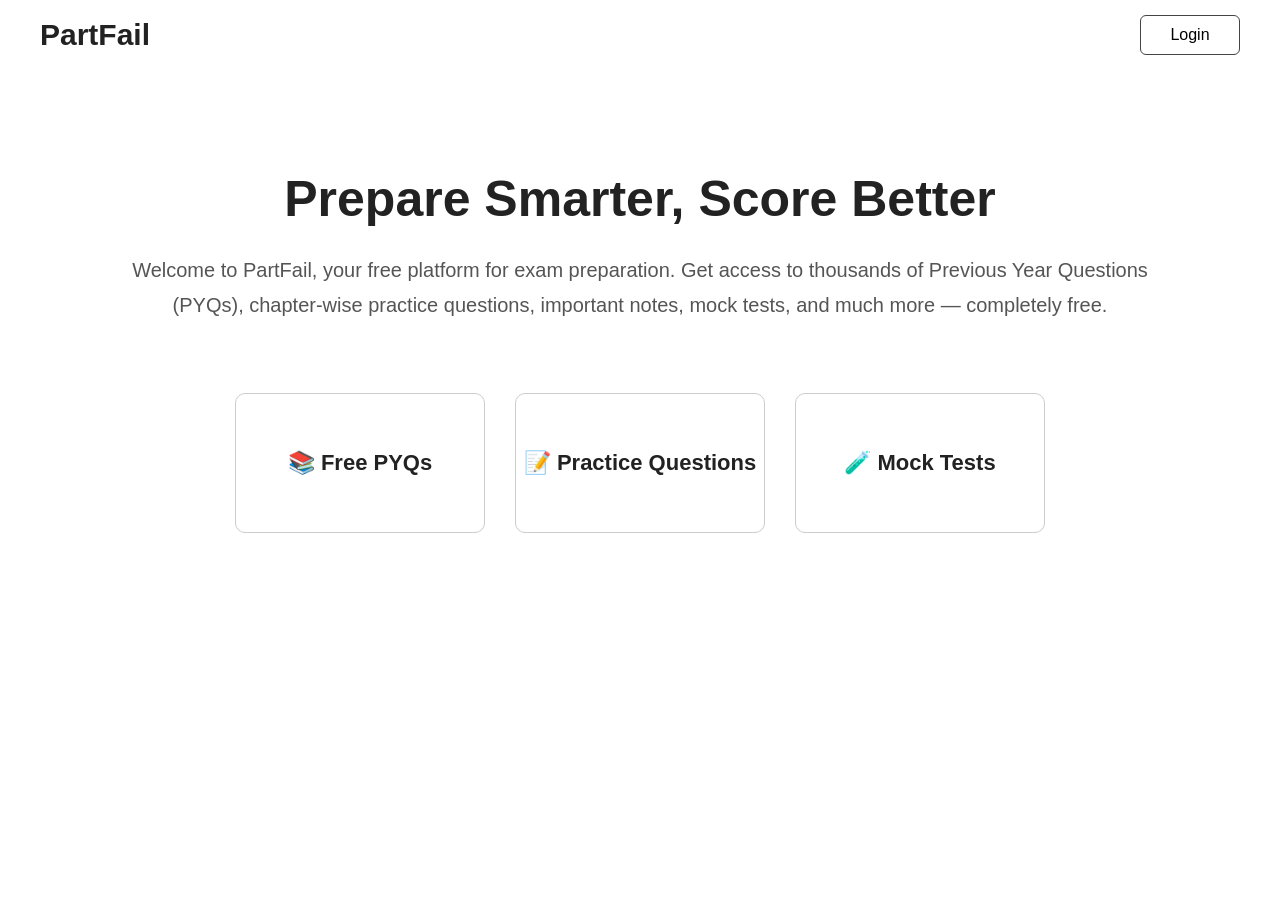
<file: index.html>
<!DOCTYPE html>
<html lang="en">
<head>
    <meta charset="UTF-8">
    <meta name="viewport" content="width=device-width, initial-scale=1.0">
    <title>PartFail - Free Exam Preparation</title>
    <link rel="stylesheet" href="index.css">
</head>

<body>

    <!-- Top Navigation -->
    <header>
        <div class="logo">
            PartFail
        </div>

        <button class="login-btn" onclick="window.location.href='login.html'">
            Login
        </button>
    </header>


    <!-- Hero Section -->
    <section class="hero">

        <h1>
            Prepare Smarter, Score Better
        </h1>

        <p>
            Welcome to PartFail, your free platform for exam preparation.
            Get access to thousands of Previous Year Questions (PYQs),
            chapter-wise practice questions, important notes, mock tests,
            and much more — completely free.
        </p>

        <div class="features">

            <div class="box">
                📚 Free PYQs
            </div>

            <div class="box">
                📝 Practice Questions
            </div>

            <div class="box">
                🧪 Mock Tests
            </div>

        </div>

    </section>

</body>
</html>
</file>
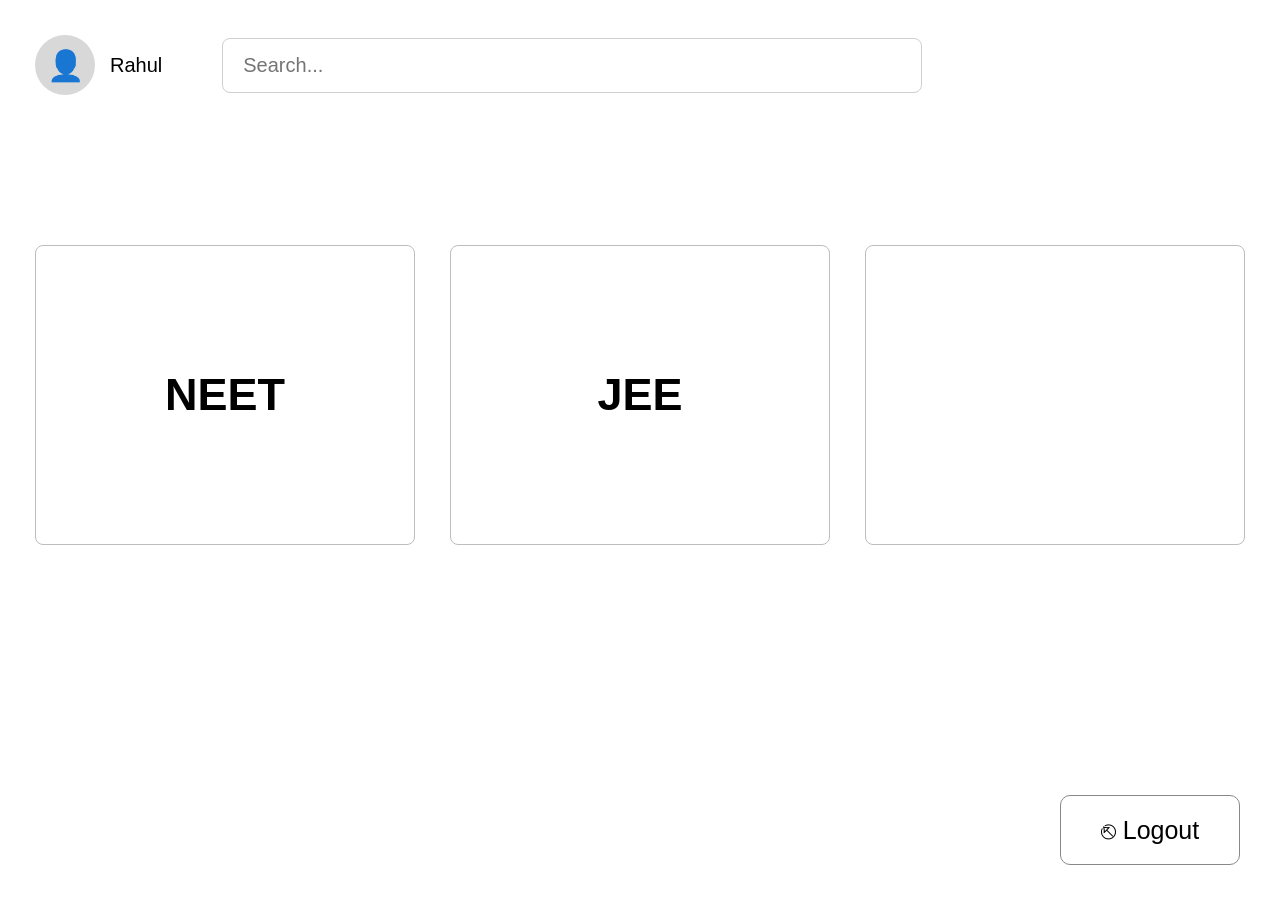
<file: home.html>
<!DOCTYPE html>
<html lang="en">
<head>
    <meta charset="UTF-8">
    <meta name="viewport" content="width=device-width, initial-scale=1.0">
    <title>Home Page</title>
    <link rel="stylesheet" href="style.css">
</head>

<body>

    <!-- Top Header -->
    <header>
        <div class="profile">
            <div class="profile-icon">
                👤
            </div>

            <h2>Rahul</h2>
        </div>

        <div class="search-box">
            <input type="text" placeholder="Search...">
        </div>
    </header>


    <!-- Main Boxes -->
    <section class="container">

        <div class="card">
            NEET
        </div>

        <div class="card">
            JEE
        </div>

        <div class="card">

        </div>

    </section>


    <!-- Logout -->
    <button class="logout">
        ⎋ Logout
    </button>


</body>
</html>
</file>
<file: index.css>
* {
    margin: 0;
    padding: 0;
    box-sizing: border-box;
    font-family: Arial, Helvetica, sans-serif;
}


body {
    background: white;
    color: #222;
}


/* Header */

header {
    height: 70px;
    padding: 0 40px;

    display: flex;
    justify-content: space-between;
    align-items: center;
}


.logo {
    font-size: 30px;
    font-weight: bold;
}


.login-btn {
    width: 100px;
    height: 40px;

    background: white;
    border: 1px solid #444;
    border-radius: 6px;

    cursor: pointer;
    font-size: 16px;
}


.login-btn:hover {
    background: #f0f0f0;
}


/* Hero Section */

.hero {
    width: 80%;
    margin: 100px auto;
    text-align: center;
}


.hero h1 {
    font-size: 50px;
    margin-bottom: 25px;
}


.hero p {
    font-size: 20px;
    line-height: 35px;
    color: #555;
}


/* Feature Boxes */

.features {
    margin-top: 70px;

    display: flex;
    justify-content: center;
    gap: 30px;
}


.box {
    width: 250px;
    height: 140px;

    border: 1px solid #ccc;
    border-radius: 10px;

    display: flex;
    justify-content: center;
    align-items: center;

    font-size: 22px;
    font-weight: bold;
}
</file>
<file: style.css>
*{
    margin:0;
    padding:0;
    box-sizing:border-box;
    font-family: Arial, Helvetica, sans-serif;
}


body{
    background:white;
    min-height:100vh;
    padding:35px;
}


/* Header */
header{
    display:flex;
    align-items:center;
    gap:60px;
}


.profile{
    display:flex;
    align-items:center;
    gap:15px;
}


.profile-icon{
    width:60px;
    height:60px;
    background:#d8d8d8;
    border-radius:50%;
    display:flex;
    justify-content:center;
    align-items:center;
    font-size:30px;
}


.profile h2{
    font-size:20px;
    font-weight:500;
}


/* Search */
.search-box input{
    width:700px;
    height:55px;
    padding-left:20px;
    font-size:20px;
    border:1px solid #cfcfcf;
    border-radius:8px;
}


/* Cards */
.container{
    margin-top:150px;
    display:flex;
    justify-content:space-between;
}


.card{
    width:380px;
    height:300px;
    border:1px solid #bdbdbd;
    border-radius:8px;

    display:flex;
    justify-content:center;
    align-items:center;

    font-size:45px;
    font-weight:bold;

    cursor:pointer;
}


/* Logout Button */
.logout{
    position:fixed;
    right:40px;
    bottom:35px;

    width:180px;
    height:70px;

    font-size:25px;
    background:white;
    border:1px solid #888;
    border-radius:10px;

    cursor:pointer;
}
</file>
